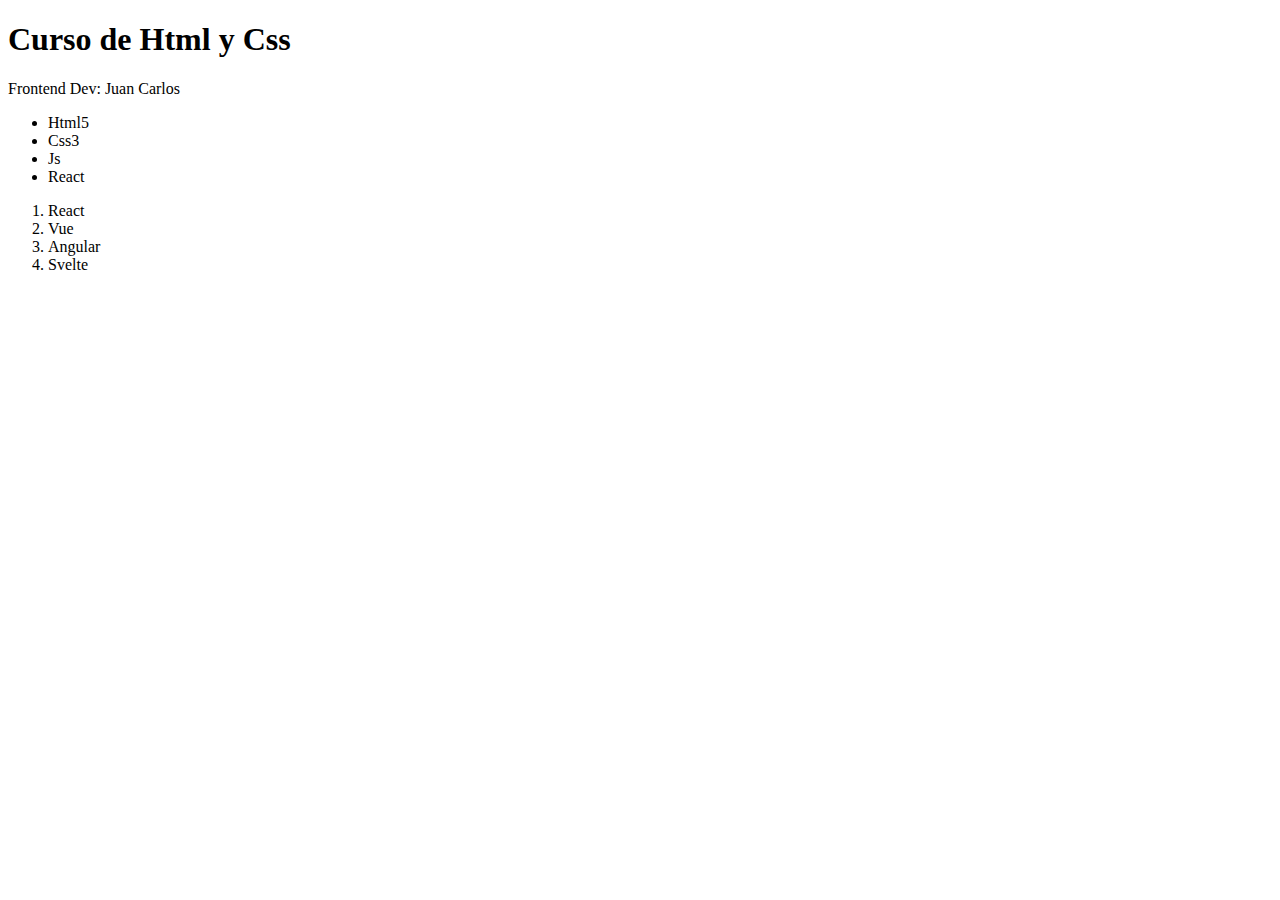
<file: anatomia/index.html>
<!DOCTYPE html>
<html lang="es"  >
  <head>
    <!-- Unicamente para el navegador-->
    <meta charset="utf-8" >
    <meta name="viewport" content="width=device-width, initial-scale=1.0, user-scalable=no" >
    <meta name="robots" content="index, follow" >
    <title>Curso HTML</title>
  </head>

  <body>
    <header>
      <h1>Curso de Html y Css</h1>
      <p>Frontend Dev: Juan Carlos</p>
    </header>

    <ul>
      <li>Html5</li>
      <li>Css3</li>
      <li>Js</li>
      <li>React</li>
    </ul>

    <ol>
      <li>React</li>
      <li>Vue</li>
      <li>Angular</li>
      <li>Svelte</li>
    </ol>



  </body>
</html>
</file>
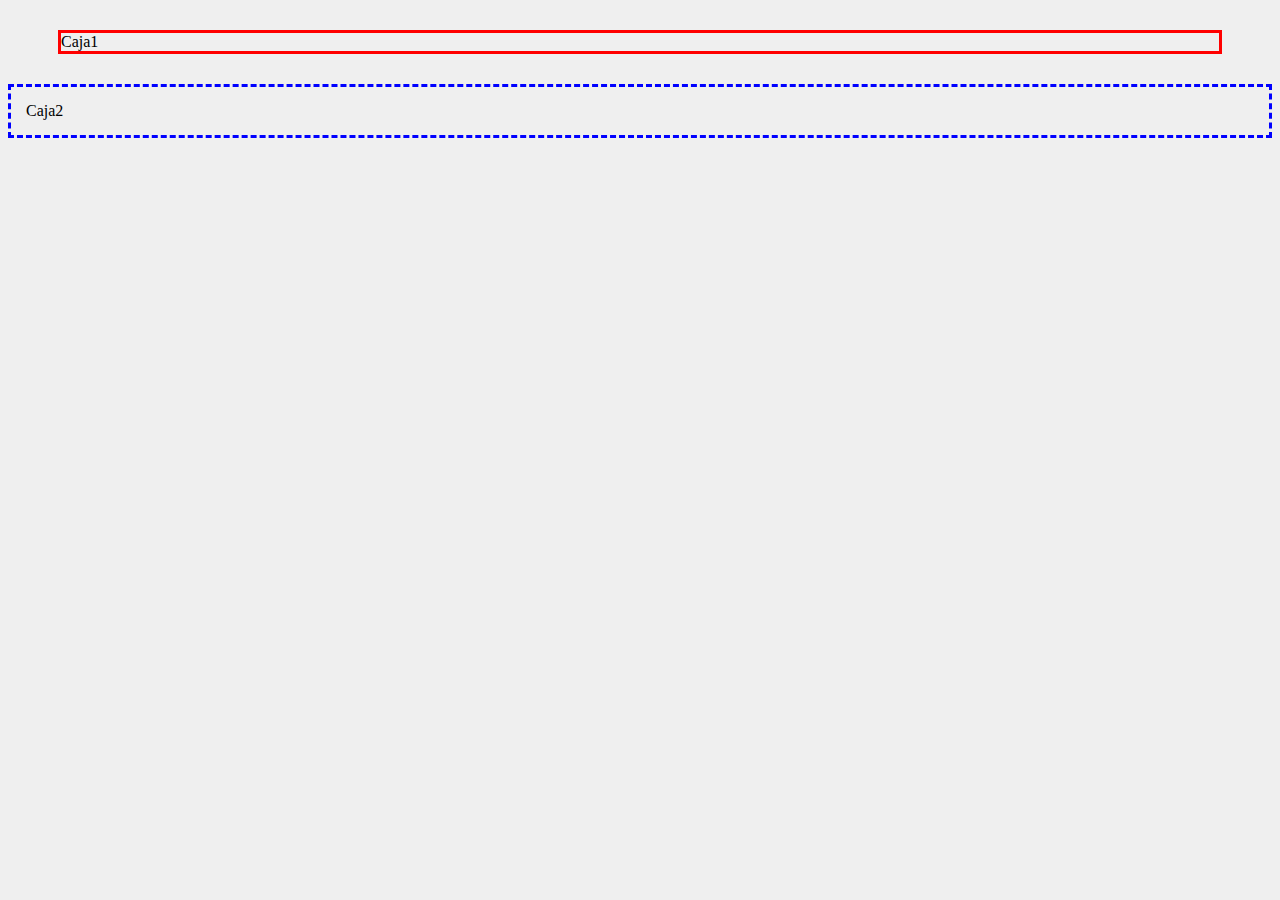
<file: css/index.html>
<!DOCTYPE html>
<html lang="en">
<head>
  <meta charset="UTF-8">
  <meta http-equiv="X-UA-Compatible" content="IE=edge">
  <meta name="viewport" content="width=device-width, initial-scale=1.0">
  <title>Css</title>
  <link rel="stylesheet" href="./estilos.css" />
</head>
<body>
  
  
   <!-- <h1 style="color:red;" >CSS inline</h1>
  <p>CSS en html</p>
  <span>Css en archivo externo</span> -->

<!-- 
  <p class="pedrito">Selector de clase</p>
  <p id="parrafo">Selector de id</p>
  <p >Selector de Tag o etiqueta</p>
  <p class="combinado">Selector combinado</p>

  <h1 class="texto">Compartido</h1> -->



  <p class="caja">Caja1</p>
  <p class="box">Caja2</p>
  

</body>
</html>
</file>
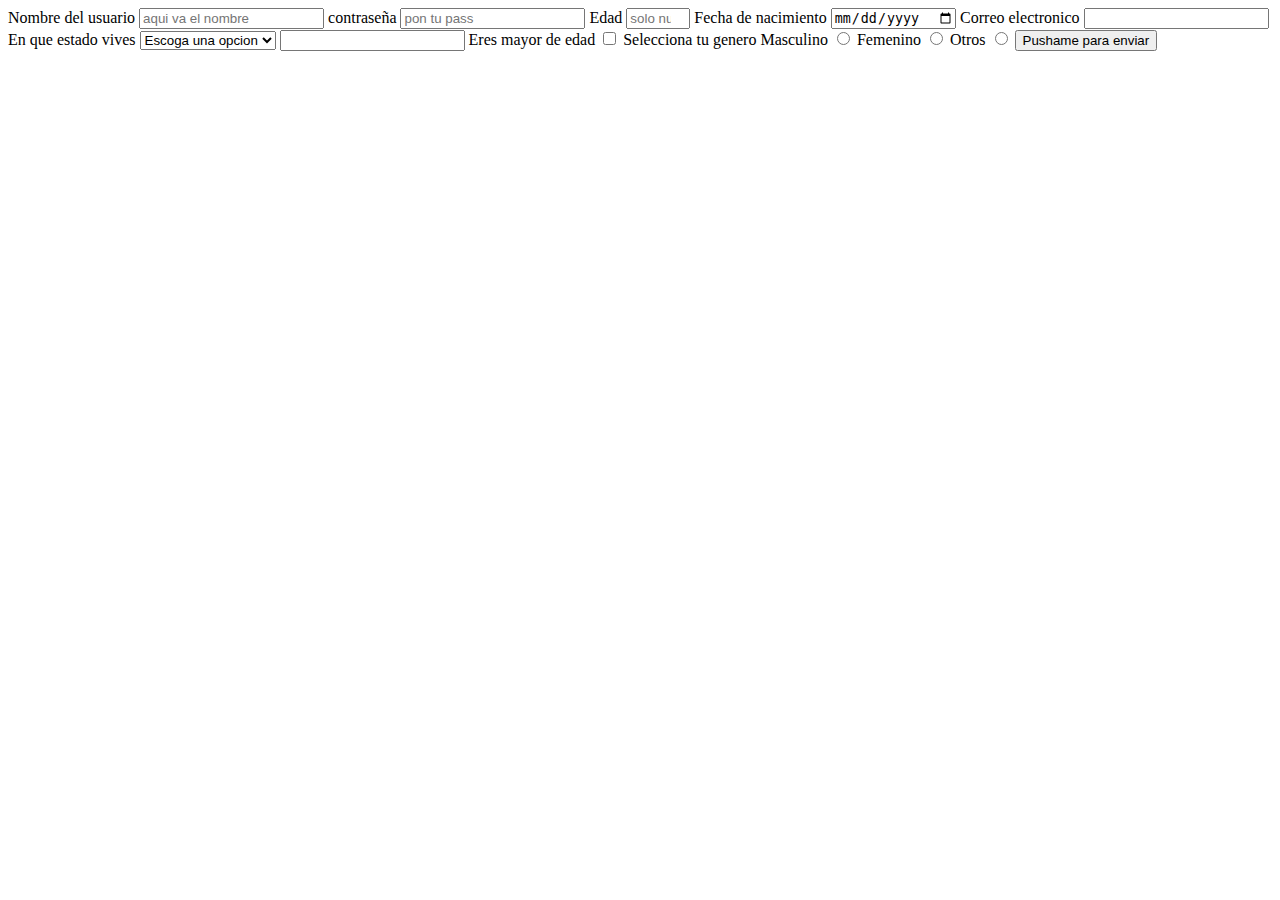
<file: formularios/index.html>
<!DOCTYPE html>
<html lang="en">
<head>
  <meta charset="UTF-8">
  <meta http-equiv="X-UA-Compatible" content="IE=edge">
  <meta name="viewport" content="width=device-width, initial-scale=1.0">
  <title>Formularios</title>
</head>
<body>
  
  <form>

    <label for="nombre">
      <span>Nombre del usuario</span>
      <input type="text" id="nombre" placeholder="aqui va el nombre" required />
    </label>

    <label for="password">
      <span>contraseña</span>
      <input type="password" id="password" placeholder="pon tu pass" maxlength="8" required />
    </label>

    <label for="edad">
      <span>Edad</span>
      <input type="number" id="edad" placeholder="solo numeros" min="1" max="120" />
    </label>

    <label for="date">
      <span>Fecha de nacimiento</span>
      <input type="date" id="date" />
    </label>

    <label for="email">
      <span>Correo electronico</span>
      <input type="email" id="email" />
    </label>

    <label for="estado">
      <span>En que estado vives</span>
      <select>
        <option>Escoga una opcion</option>
        <option value="DIF">Distrito Federal</option>
        <option value="AGS">Aguascalientes</option>
        <option value="BCN">Baja California</option>
        <option value="BCS">Baja California Sur</option>
        <option value="CAM">Campeche</option>
        <option value="CHP">Chiapas</option>
        <option value="CHI">Chihuahua</option>
        <option value="COA">Coahuila</option>
        <option value="COL">Colima</option>
        <option value="DUR">Durango</option>
        <option value="GTO">Guanajuato</option>
        <option value="GRO">Guerrero</option>
        <option value="HGO">Hidalgo</option>
        <option value="JAL">Jalisco</option>
        <option value="MEX">M&eacute;xico</option>
        <option value="MIC">Michoac&aacute;n</option>
        <option value="MOR">Morelos</option>
        <option value="NAY">Nayarit</option>
        <option value="NLE">Nuevo Le&oacute;n</option>
        <option value="OAX">Oaxaca</option>
        <option value="PUE">Puebla</option>
        <option value="QRO">Quer&eacute;taro</option>
        <option value="ROO">Quintana Roo</option>
        <option value="SLP">San Luis Potos&iacute;</option>
        <option value="SIN">Sinaloa</option>
        <option value="SON">Sonora</option>
        <option value="TAB">Tabasco</option>
        <option value="TAM">Tamaulipas</option>
        <option value="TLX">Tlaxcala</option>
        <option value="VER">Veracruz</option>
        <option value="YUC">Yucat&aacute;n</option>
        <option value="ZAC">Zacatecas</option>
      </select>
    </label>


    <input list="estados" />
    <datalist id="estados">
      <option>Escoga una opcion</option>
      <option value="DIF">Distrito Federal</option>
      <option value="AGS">Aguascalientes</option>
      <option value="BCN">Baja California</option>
      <option value="BCS">Baja California Sur</option>
      <option value="CAM">Campeche</option>
      <option value="CHP">Chiapas</option>
      <option value="CHI">Chihuahua</option>
      <option value="COA">Coahuila</option>
      <option value="COL">Colima</option>
      <option value="DUR">Durango</option>
      <option value="GTO">Guanajuato</option>
      <option value="GRO">Guerrero</option>
      <option value="HGO">Hidalgo</option>
      <option value="JAL">Jalisco</option>
      <option value="MEX">M&eacute;xico</option>
      <option value="MIC">Michoac&aacute;n</option>
      <option value="MOR">Morelos</option>
      <option value="NAY">Nayarit</option>
      <option value="NLE">Nuevo Le&oacute;n</option>
      <option value="OAX">Oaxaca</option>
      <option value="PUE">Puebla</option>
      <option value="QRO">Quer&eacute;taro</option>
      <option value="ROO">Quintana Roo</option>
      <option value="SLP">San Luis Potos&iacute;</option>
      <option value="SIN">Sinaloa</option>
      <option value="SON">Sonora</option>
      <option value="TAB">Tabasco</option>
      <option value="TAM">Tamaulipas</option>
      <option value="TLX">Tlaxcala</option>
      <option value="VER">Veracruz</option>
      <option value="YUC">Yucat&aacute;n</option>
      <option value="ZAC">Zacatecas</option>
    </datalist>

    <label for="mayor">
      <span>Eres mayor de edad</span>
      <input type="checkbox" id="mayor" />
    </label>

    <label for="sexo">
      <span>Selecciona tu genero</span>
      <span>Masculino</span>
      <input type="radio" name="genero" value="male" />
      <span>Femenino</span>
      <input type="radio" name="genero" value="female" />
      <span>Otros</span>
      <input type="radio" name="genero" value="others" />
    </label>

    <input type="submit" value="Pushame para enviar" />


  </form>

</body>
</html>
</file>
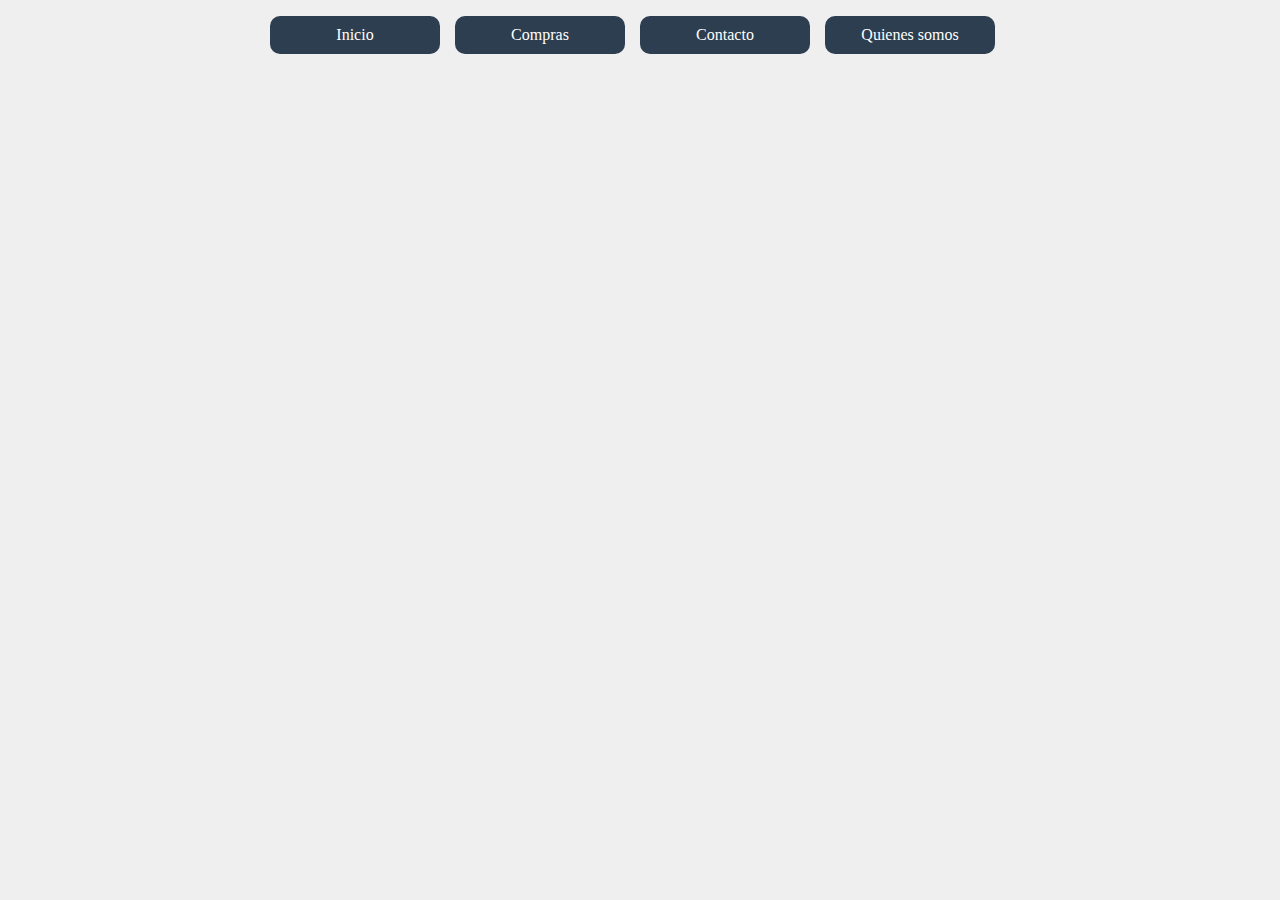
<file: menu/index.html>
<!DOCTYPE html>
<html lang="en">
<head>
  <meta charset="UTF-8">
  <meta http-equiv="X-UA-Compatible" content="IE=edge">
  <meta name="viewport" content="width=device-width, initial-scale=1.0">
  <title>Menu</title>
  <link rel="stylesheet" href="./menu.css">
</head>
<body>
  
  <header>
    <nav>
      <ul>
        <li>Inicio</li>
        <li>Compras</li>
        <li>Contacto</li>
        <li>Quienes somos</li>
      </ul>
    </nav>

  </header>



</body>
</html>
</file>
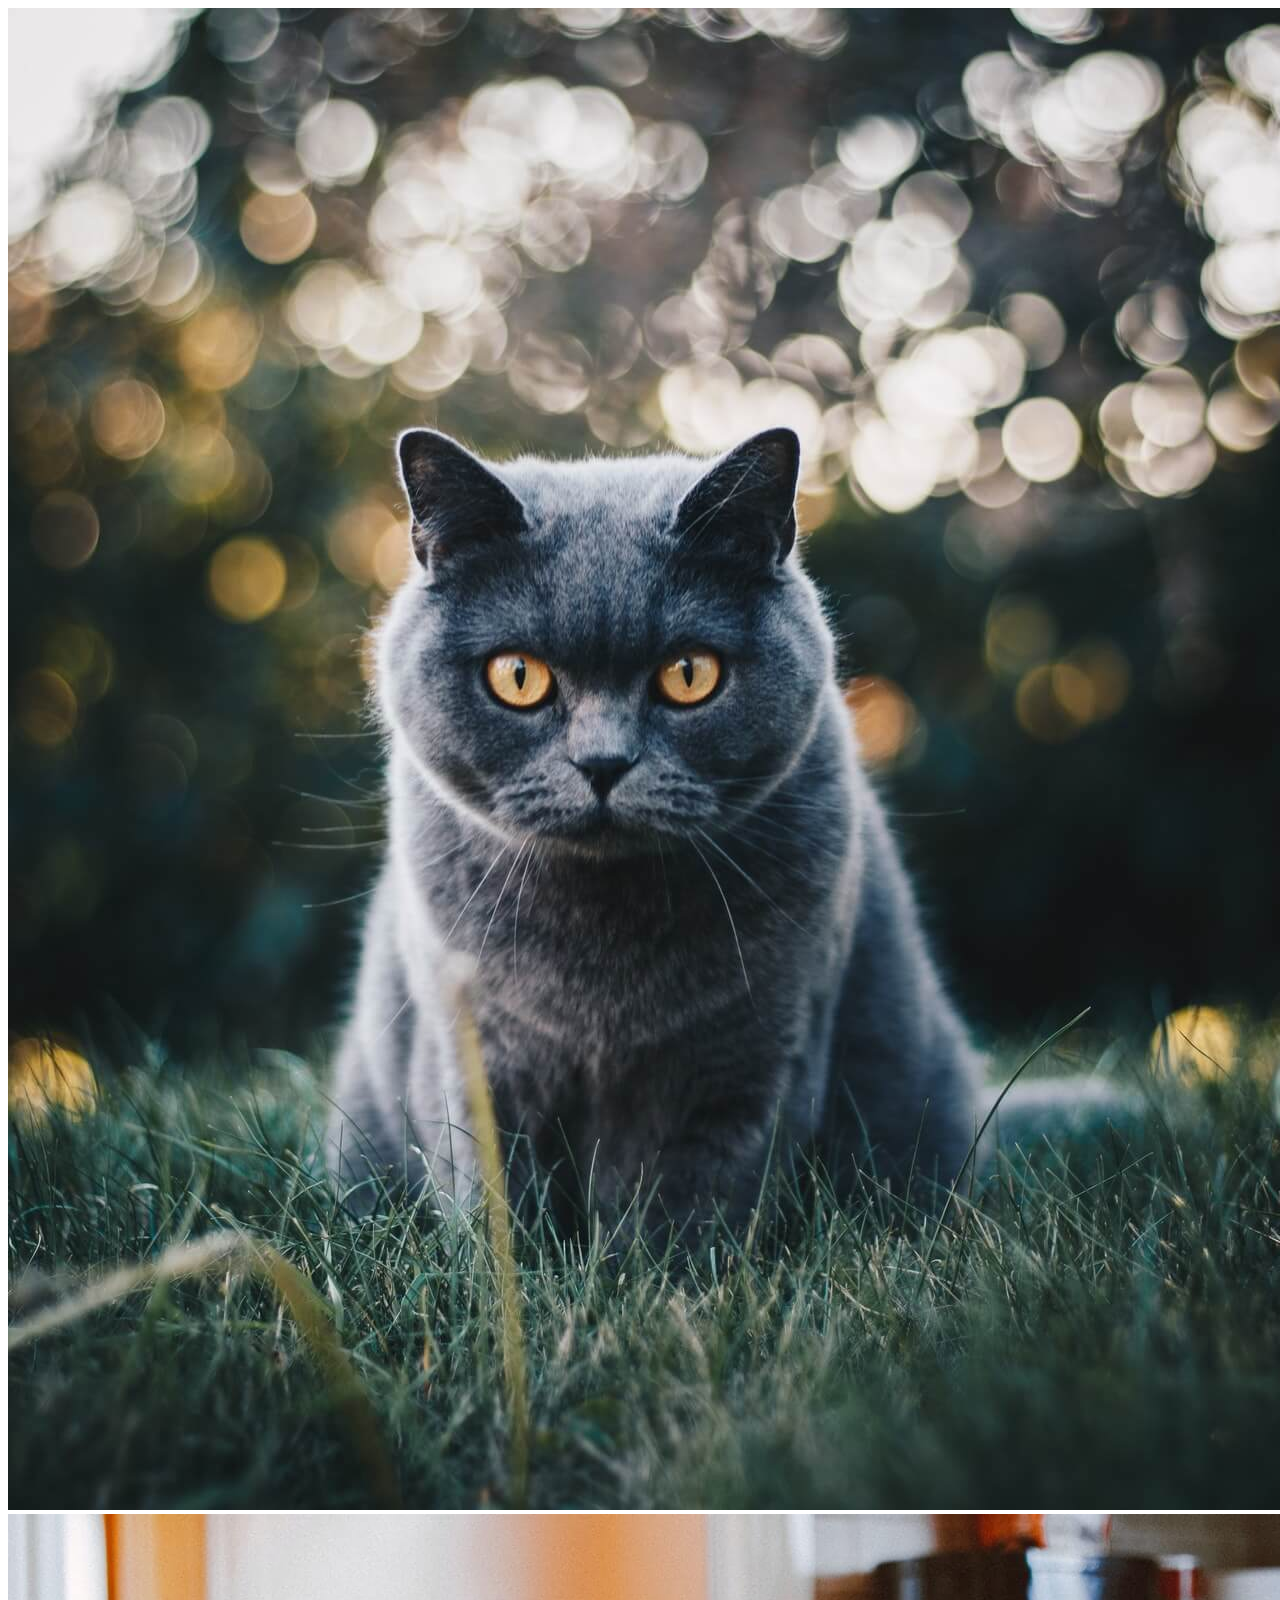
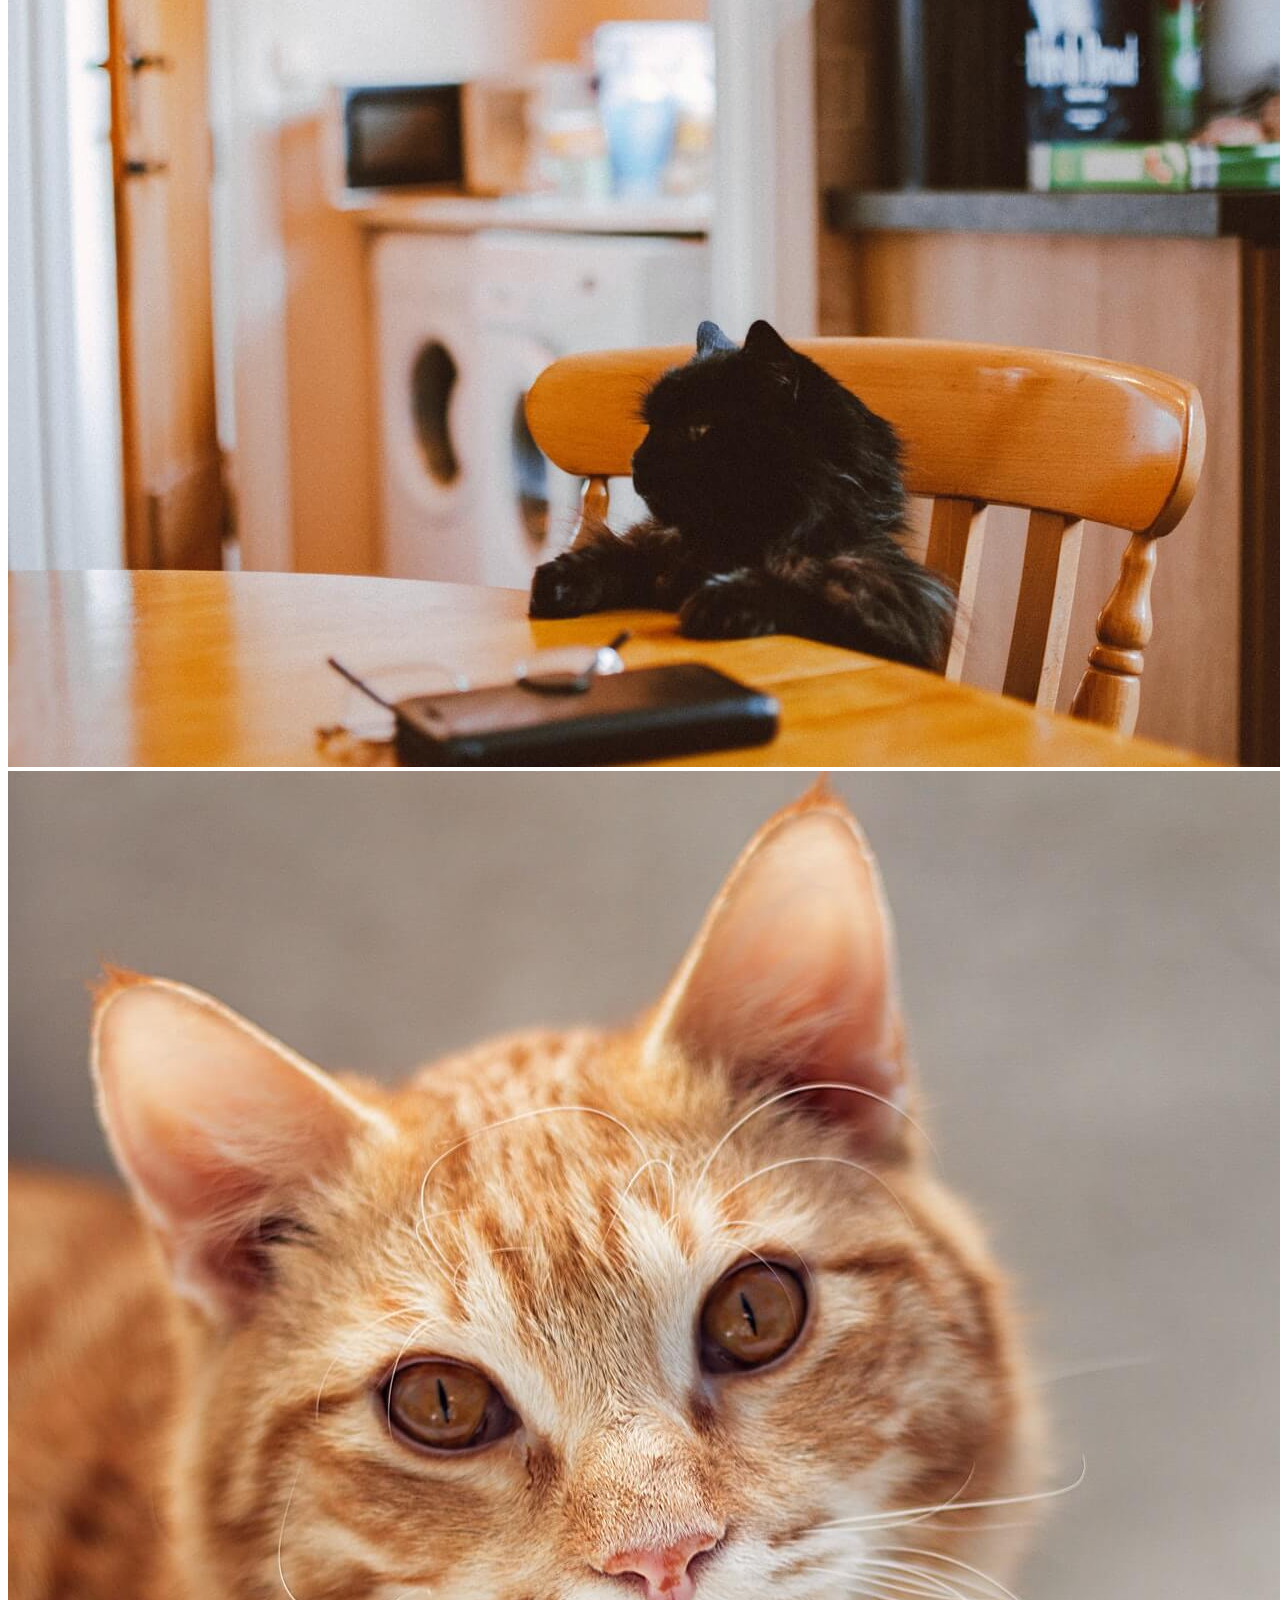
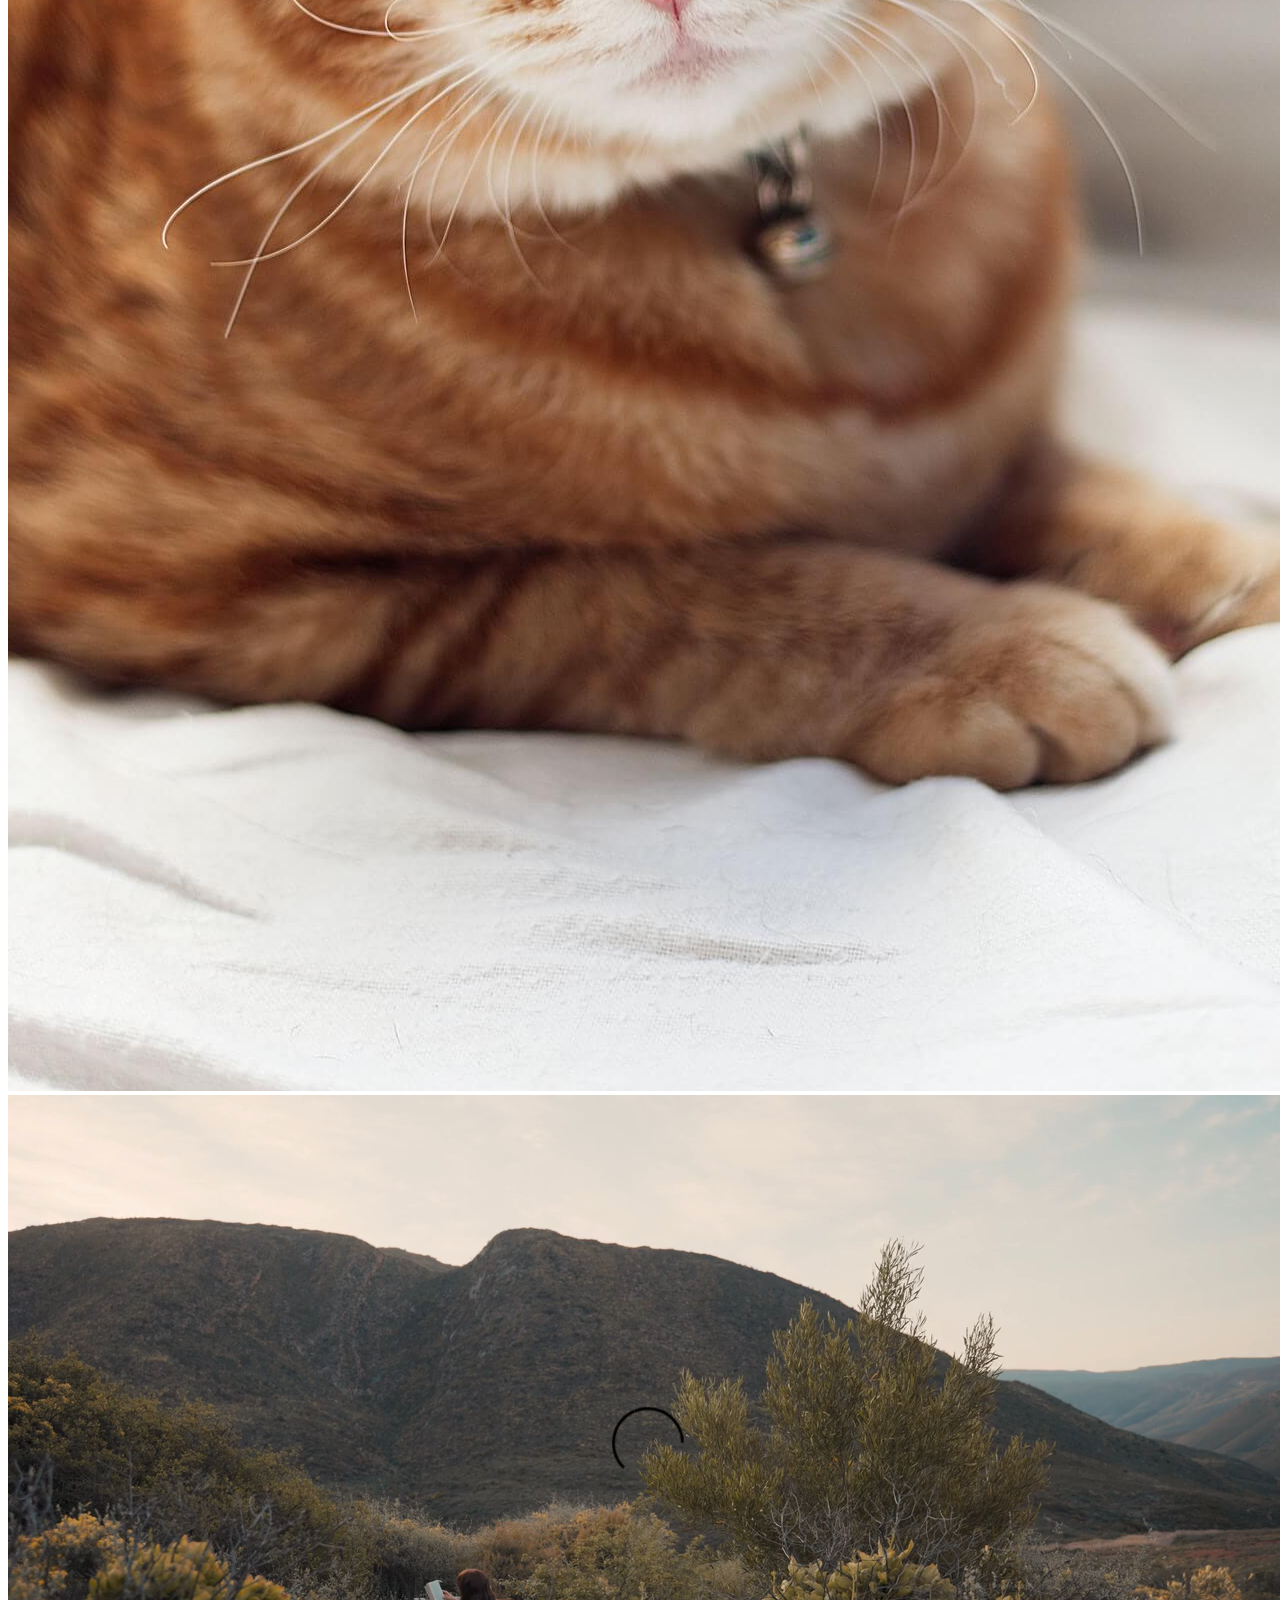
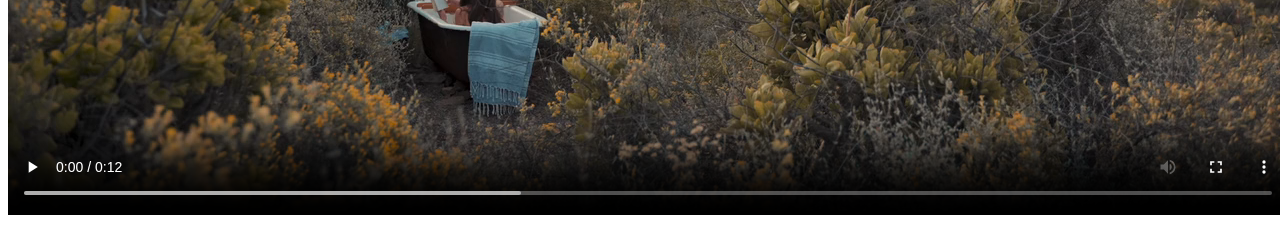
<file: img/imagen.html>
<!DOCTYPE html>
<html lang="en">
<head>
  <meta charset="UTF-8">
  <meta http-equiv="X-UA-Compatible" content="IE=edge">
  <meta name="viewport" content="width=device-width, initial-scale=1.0 user-scalable=no">
  <title>Document</title>
</head>
<body>
  <img src="./imagen1.jpg"  alt="gatito de pie en cesped"  />
  <img src="./imagen2.jpg" alt="gatito sentado">
  <img src="./imagen3.jpg" alt="gatito">

  <video src="video.mp4#t=5,10" controls  />

 
</body>
</html>
</file>
<file: css/estilos.css>
body{
  background:#efefef;
}


span{
  color:#73a258;
}

/* p{
  color:rgb(0,255,255);
}
 */
.texto{
  font-size: 30px;
  color:red;
}

#parrafo{
  font-size: 60px;
  color:blue
}

/* p.combinado{
  font-size: 90px;

}
 */

p.caja{
  border:3px solid red;
  /* margin: arriba derecha abajo izquierda */
 /*  margin:30px 50px 10px 50px; */
 
 
 /* margin: (arriba, abajo) (izquierda Derecha) */

 margin:30px 50px;

 
 /* margin: a,d,a,i */
/*  margin:40px */


}

p.box{
  border: 3px dashed blue;
  margin:0;
  padding:15px;
}
</file>
<file: menu/menu.css>
body{
  background: #efefef;
}

ul{
  padding: 0px;
  list-style:none;
  display: flex;
  justify-content: center;
}

li{
  width: 150px;
  text-align: center;
  margin: 0 15px 0 0;
  padding: 10px;
  background:#2c3e50;
  color:#fff;
  /* border-radius: lado superior izquierdo, lado superior derecho lado inferior derecho lado inferior izquerdo ; */
  border-radius: 10px;
  cursor: pointer;
}

/*---------- Pesudo Clases-> definir el estilo de un estado  ----*/

li:hover{
  background:#16a085;
  
}
</file>
